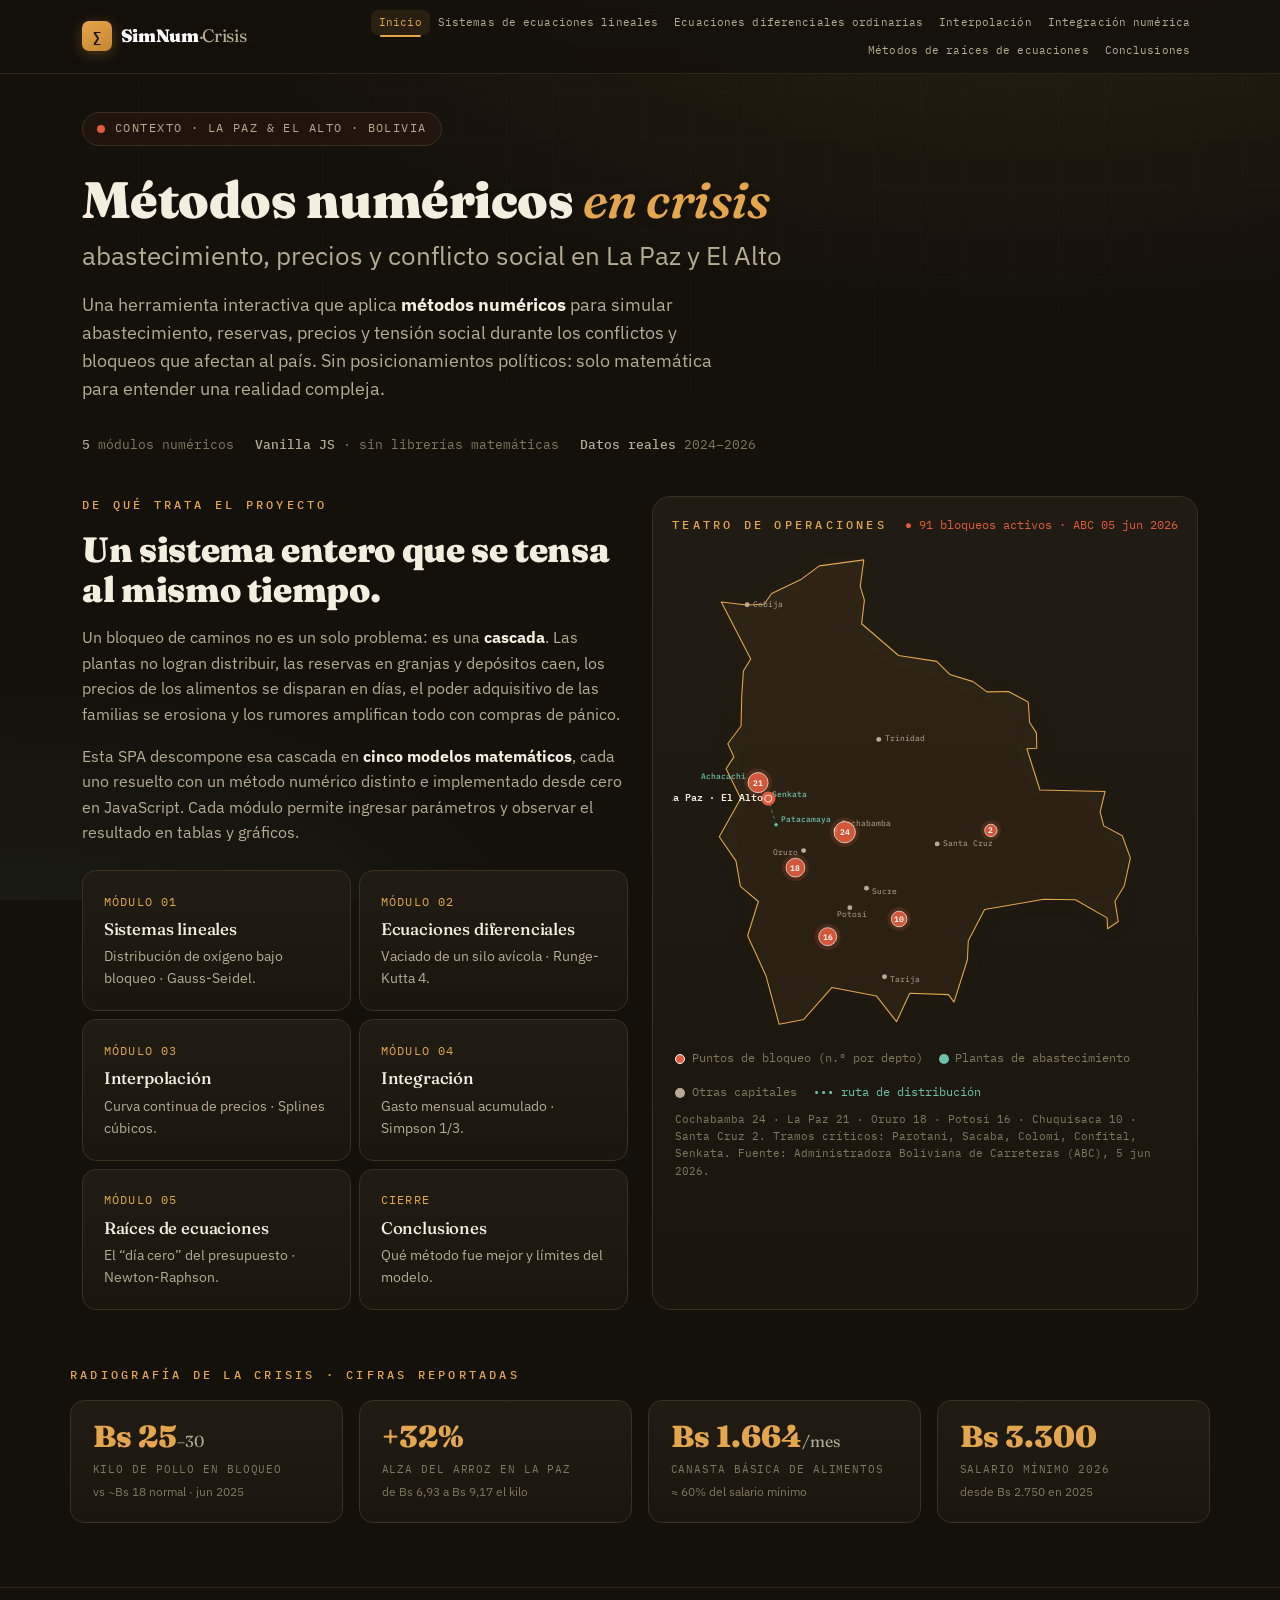
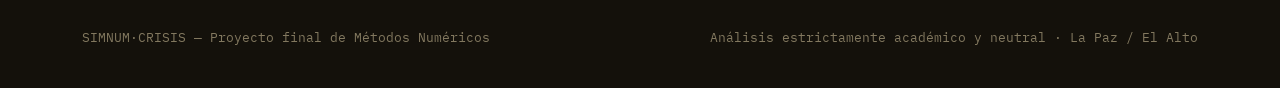
<file: index.html>
<!DOCTYPE html>
<html lang="es" data-bs-theme="dark">
<head>
<meta charset="UTF-8">
<meta name="viewport" content="width=device-width, initial-scale=1.0">
<title>Métodos numéricos en crisis · La Paz y El Alto</title>
<link href="https://cdn.jsdelivr.net/npm/bootstrap@5.3.3/dist/css/bootstrap.min.css" rel="stylesheet">
<link rel="preconnect" href="https://fonts.googleapis.com">
<link rel="preconnect" href="https://fonts.gstatic.com" crossorigin>
<link href="https://fonts.googleapis.com/css2?family=Fraunces:opsz,wght@9..144,400;9..144,600;9..144,900&family=IBM+Plex+Mono:wght@400;500;600&family=IBM+Plex+Sans:wght@400;500;600;700&display=swap" rel="stylesheet">
<link rel="stylesheet" href="styles.css">
</head>
<body>
<div class="bg-atmos"></div><div class="bg-grid"></div>
<nav class="navbar navbar-expand-lg fixed-top"><div class="container"><a class="navbar-brand d-flex align-items-center" href="index.html"><span class="brand-mark">&#8721;</span> SimNum<span class="dim" style="font-weight:400">&#183;Crisis</span></a><button class="navbar-toggler border-0" type="button" data-bs-toggle="collapse" data-bs-target="#nav"><span class="navbar-toggler-icon"></span></button><div class="collapse navbar-collapse justify-content-end" id="nav"><ul class="navbar-nav align-items-lg-center"><li class="nav-item"><a class="nav-link active" href="index.html">Inicio</a></li><li class="nav-item"><a class="nav-link" href="modulo1.html">Sistemas de ecuaciones lineales</a></li><li class="nav-item"><a class="nav-link" href="modulo2.html">Ecuaciones diferenciales ordinarias</a></li><li class="nav-item"><a class="nav-link" href="modulo3.html">Interpolaci&#243;n</a></li><li class="nav-item"><a class="nav-link" href="modulo4.html">Integraci&#243;n num&#233;rica</a></li><li class="nav-item"><a class="nav-link" href="modulo5.html">M&#233;todos de ra&#237;ces de ecuaciones</a></li><li class="nav-item"><a class="nav-link" href="conclusiones.html">Conclusiones</a></li></ul></div></div></nav>
<main>
<header class="hero">
    <div class="container">
      <div class="hero-tag"><span class="pulse"></span> CONTEXTO &#183; LA PAZ &amp; EL ALTO &#183; BOLIVIA</div>
      <h1 style="font-size:clamp(1.9rem,4.4vw,3.2rem);line-height:1.14">Métodos numéricos <span class="accent">en crisis</span><span style="display:block;font-size:.5em;font-weight:400;color:var(--text-dim);margin-top:.7rem;font-family:var(--font-body);letter-spacing:0">abastecimiento, precios y conflicto social en La Paz y El Alto</span></h1>
      <p class="lead-txt">Una herramienta interactiva que aplica <b style="color:var(--text)">m&#233;todos num&#233;ricos</b> para simular abastecimiento, reservas, precios y tensi&#243;n social durante los conflictos y bloqueos que afectan al pa&#237;s. Sin posicionamientos pol&#237;ticos: solo matem&#225;tica para entender una realidad compleja.</p>
      <div class="hero-meta">
        <span><b>5</b> m&#243;dulos num&#233;ricos</span>
        <span><b>Vanilla JS</b> &#183; sin librer&#237;as matem&#225;ticas</span>
        <span><b>Datos reales</b> 2024&#8211;2026</span>
      </div>
    </div>
  </header>

  <div class="container" style="padding-bottom:1rem">
    <div class="row g-4 align-items-stretch">
      <div class="col-lg-6">
        <div class="eyebrow mb-3">De qu&#233; trata el proyecto</div>
        <h2 style="font-size:clamp(1.6rem,3.4vw,2.2rem);font-weight:900;line-height:1.12;margin-bottom:1rem">Un sistema entero que se tensa al mismo tiempo.</h2>
        <p class="dim">Un bloqueo de caminos no es un solo problema: es una <b style="color:var(--text)">cascada</b>. Las plantas no logran distribuir, las reservas en granjas y dep&#243;sitos caen, los precios de los alimentos se disparan en d&#237;as, el poder adquisitivo de las familias se erosiona y los rumores amplifican todo con compras de p&#225;nico.</p>
        <p class="dim">Esta SPA descompone esa cascada en <b style="color:var(--text)">cinco modelos matem&#225;ticos</b>, cada uno resuelto con un m&#233;todo num&#233;rico distinto e implementado desde cero en JavaScript. Cada m&#243;dulo permite ingresar par&#225;metros y observar el resultado en tablas y gr&#225;ficos.</p>
        <div class="row g-2 mt-2">
          <div class="col-sm-6"><div class="method-card" onclick="location.href='modulo1.html'"><div class="mc-num">M&#211;DULO 01</div><h4>Sistemas lineales</h4><p>Distribuci&#243;n de ox&#237;geno bajo bloqueo &#183; Gauss-Seidel.</p></div></div>
          <div class="col-sm-6"><div class="method-card" onclick="location.href='modulo2.html'"><div class="mc-num">M&#211;DULO 02</div><h4>Ecuaciones diferenciales</h4><p>Vaciado de un silo av&#237;cola &#183; Runge-Kutta 4.</p></div></div>
          <div class="col-sm-6"><div class="method-card" onclick="location.href='modulo3.html'"><div class="mc-num">M&#211;DULO 03</div><h4>Interpolaci&#243;n</h4><p>Curva continua de precios &#183; Splines c&#250;bicos.</p></div></div>
          <div class="col-sm-6"><div class="method-card" onclick="location.href='modulo4.html'"><div class="mc-num">M&#211;DULO 04</div><h4>Integraci&#243;n</h4><p>Gasto mensual acumulado &#183; Simpson 1/3.</p></div></div>
          <div class="col-sm-6"><div class="method-card" onclick="location.href='modulo5.html'"><div class="mc-num">M&#211;DULO 05</div><h4>Ra&#237;ces de ecuaciones</h4><p>El &#8220;d&#237;a cero&#8221; del presupuesto &#183; Newton-Raphson.</p></div></div>
          <div class="col-sm-6"><div class="method-card" onclick="location.href='conclusiones.html'"><div class="mc-num">CIERRE</div><h4>Conclusiones</h4><p>Qu&#233; m&#233;todo fue mejor y l&#237;mites del modelo.</p></div></div>
        </div>
      </div>
      <div class="col-lg-6">
        <div class="map-card">
          <div class="d-flex justify-content-between align-items-center mb-2">
            <div class="eyebrow">Teatro de operaciones</div>
            <div class="mono" style="font-size:.72rem;color:var(--crisis)">● 91 bloqueos activos · ABC 05 jun 2026</div>
          </div>
          <svg viewBox="0 0 1000 1119" xmlns="http://www.w3.org/2000/svg" class="bolmap" preserveAspectRatio="xMidYMid meet" role="img" aria-label="Mapa de Bolivia"><g class="land-g"><path d="M553.1,1013.0 L466.3,1009.7 L436.7,1073.5 L391.9,1016.2 L292.4,996.9 L229.0,1068.5 L174.1,1079.4 L144.3,970.1 L103.4,881.2 L127.4,804.5 L87.4,770.9 L77.3,713.7 L40.0,659.8 L88.0,574.2 L55.3,507.6 L72.7,480.9 L59.1,451.5 L88.8,411.9 L90.3,344.5 L94.0,288.7 L110.4,261.9 L44.6,134.3 L101.2,141.0 L140.4,139.3 L157.3,115.3 L223.9,83.2 L264.0,53.4 L363.5,40.0 L355.4,99.4 L364.8,129.9 L358.6,183.0 L441.3,254.0 L526.5,267.1 L556.4,296.7 L607.8,312.5 L639.3,335.5 L687.2,334.7 L731.4,358.2 L734.7,404.0 L749.6,427.2 L750.6,461.4 L728.4,462.7 L757.6,555.0 L903.5,558.3 L892.3,604.1 L900.5,635.3 L942.0,657.6 L960.0,706.9 L946.5,769.3 L925.6,804.1 L933.0,849.3 L909.2,865.6 L907.9,841.2 L837.0,800.6 L766.4,799.5 L633.8,822.6 L597.3,892.4 L595.3,935.0 L565.4,1029.9 L553.1,1013.0 Z" class="bol-land"/></g><line x1="109.3" y1="538.5" x2="149.6" y2="574.2" class="route"/><line x1="147.3" y1="578.1" x2="149.6" y2="574.2" class="route"/><line x1="167.1" y1="632.8" x2="149.6" y2="574.2" class="route"/><circle cx="109.3" cy="538.5" r="5" class="plant-node"/><text x="99.3" y="531.5" class="plant-lbl" text-anchor="end">Achacachi</text><circle cx="147.3" cy="578.1" r="5" class="plant-node"/><text x="157.3" y="571.1" class="plant-lbl" text-anchor="start">Senkata</text><circle cx="167.1" cy="632.8" r="5" class="plant-node"/><text x="179.1" y="625.8" class="plant-lbl" text-anchor="start">Patacamaya</text><circle cx="149.6" cy="574.2" r="16" class="city-halo"/><circle cx="149.6" cy="574.2" r="8" class="city-major"/><text x="137.6" y="579.2" text-anchor="end" class="city-lbl-major">La Paz · El Alto</text><circle cx="527.7" cy="675.6" r="5.5" class="city-dot"/><text x="541.7" y="680.6" text-anchor="start" class="city-lbl">Santa Cruz</text><circle cx="301.0" cy="644.7" r="5.5" class="city-dot"/><text x="313.0" y="636.7" text-anchor="start" class="city-lbl">Cochabamba</text><circle cx="369.5" cy="774.7" r="5.5" class="city-dot"/><text x="381.5" y="788.7" text-anchor="start" class="city-lbl">Sucre</text><circle cx="228.7" cy="690.7" r="5.5" class="city-dot"/><text x="216.7" y="700.7" text-anchor="end" class="city-lbl">Oruro</text><circle cx="332.2" cy="818.3" r="5.5" class="city-dot"/><text x="336.2" y="838.3" text-anchor="middle" class="city-lbl">Potosí</text><circle cx="396.9" cy="441.8" r="5.5" class="city-dot"/><text x="410.9" y="445.8" text-anchor="start" class="city-lbl">Trinidad</text><circle cx="409.8" cy="972.9" r="5.5" class="city-dot"/><text x="421.8" y="984.9" text-anchor="start" class="city-lbl">Tarija</text><circle cx="102.4" cy="140.5" r="5.5" class="city-dot"/><text x="116.4" y="144.5" text-anchor="start" class="city-lbl">Cobija</text><g class="blk"><circle cx="320.8" cy="649.5" r="32.8" class="blk-glow"/><circle cx="320.8" cy="649.5" r="23.8" class="blk-disc"/><text x="320.8" y="649.5" class="blk-num">24</text></g><g class="blk"><circle cx="126.8" cy="538.5" r="31.5" class="blk-glow"/><circle cx="126.8" cy="538.5" r="22.5" class="blk-disc"/><text x="126.8" y="538.5" class="blk-num">21</text></g><g class="blk"><circle cx="210.5" cy="728.8" r="30.1" class="blk-glow"/><circle cx="210.5" cy="728.8" r="21.1" class="blk-disc"/><text x="210.5" y="728.8" class="blk-num">18</text></g><g class="blk"><circle cx="282.7" cy="883.3" r="29.2" class="blk-glow"/><circle cx="282.7" cy="883.3" r="20.2" class="blk-disc"/><text x="282.7" y="883.3" class="blk-num">16</text></g><g class="blk"><circle cx="442.5" cy="843.7" r="26.5" class="blk-glow"/><circle cx="442.5" cy="843.7" r="17.5" class="blk-disc"/><text x="442.5" y="843.7" class="blk-num">10</text></g><g class="blk"><circle cx="647.9" cy="645.5" r="22.9" class="blk-glow"/><circle cx="647.9" cy="645.5" r="13.9" class="blk-disc"/><text x="647.9" y="645.5" class="blk-num">2</text></g></svg>
          <div class="map-legend">
            <span><i style="background:var(--crisis);border:1.5px solid #fff"></i>Puntos de bloqueo (n.º por depto)</span>
            <span><i style="background:var(--teal)"></i>Plantas de abastecimiento</span>
            <span><i style="background:var(--text-dim)"></i>Otras capitales</span>
            <span style="color:var(--teal)">&#8226;&#8226;&#8226; ruta de distribuci&#243;n</span>
          </div>
          <p class="map-foot">Cochabamba 24 · La Paz 21 · Oruro 18 · Potosí 16 · Chuquisaca 10 · Santa Cruz 2. Tramos críticos: Parotani, Sacaba, Colomi, Confital, Senkata. Fuente: Administradora Boliviana de Carreteras (ABC), 5 jun 2026.</p>
        </div>
      </div>
    </div>
  </div>

  <div class="container section">
    <div class="eyebrow mb-3">Radiograf&#237;a de la crisis &#183; cifras reportadas</div>
    <div class="row g-3">
      <div class="col-6 col-lg-3"><div class="statcard"><div class="val">Bs 25<small>&#8211;30</small></div><div class="lbl">Kilo de pollo en bloqueo</div><div class="src">vs ~Bs 18 normal &#183; jun 2025</div></div></div>
      <div class="col-6 col-lg-3"><div class="statcard"><div class="val">+32%</div><div class="lbl">Alza del arroz en La Paz</div><div class="src">de Bs 6,93 a Bs 9,17 el kilo</div></div></div>
      <div class="col-6 col-lg-3"><div class="statcard"><div class="val">Bs 1.664<small>/mes</small></div><div class="lbl">Canasta b&#225;sica de alimentos</div><div class="src">&#8776; 60% del salario m&#237;nimo</div></div></div>
      <div class="col-6 col-lg-3"><div class="statcard"><div class="val">Bs 3.300</div><div class="lbl">Salario m&#237;nimo 2026</div><div class="src">desde Bs 2.750 en 2025</div></div></div>
    </div>
  </div>
</main>
<footer><div class="container d-flex flex-wrap justify-content-between gap-2"><span>SIMNUM&#183;CRISIS &#8212; Proyecto final de M&#233;todos Num&#233;ricos</span><span class="faint">An&#225;lisis estrictamente acad&#233;mico y neutral &#183; La Paz / El Alto</span></div></footer>
<script src="https://cdn.jsdelivr.net/npm/bootstrap@5.3.3/dist/js/bootstrap.bundle.min.js"></script>
</body>
</html>
</file>
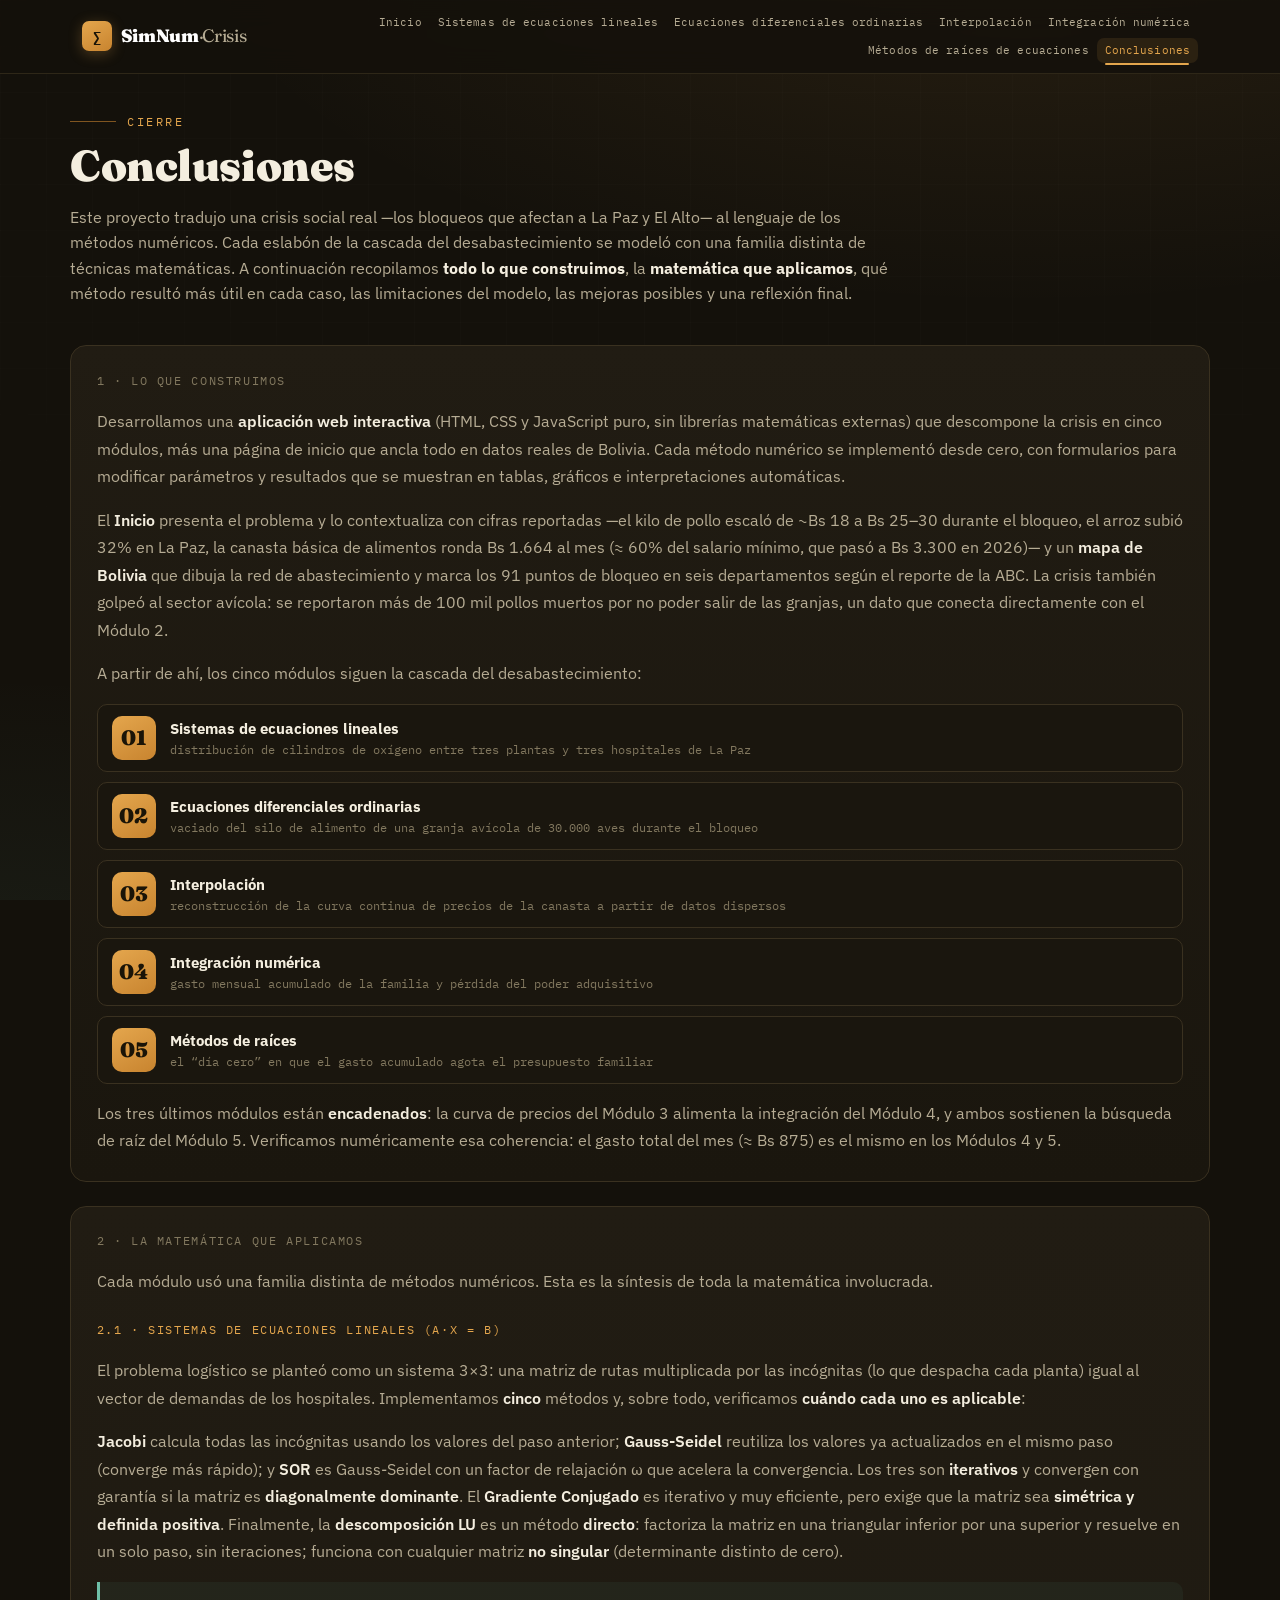
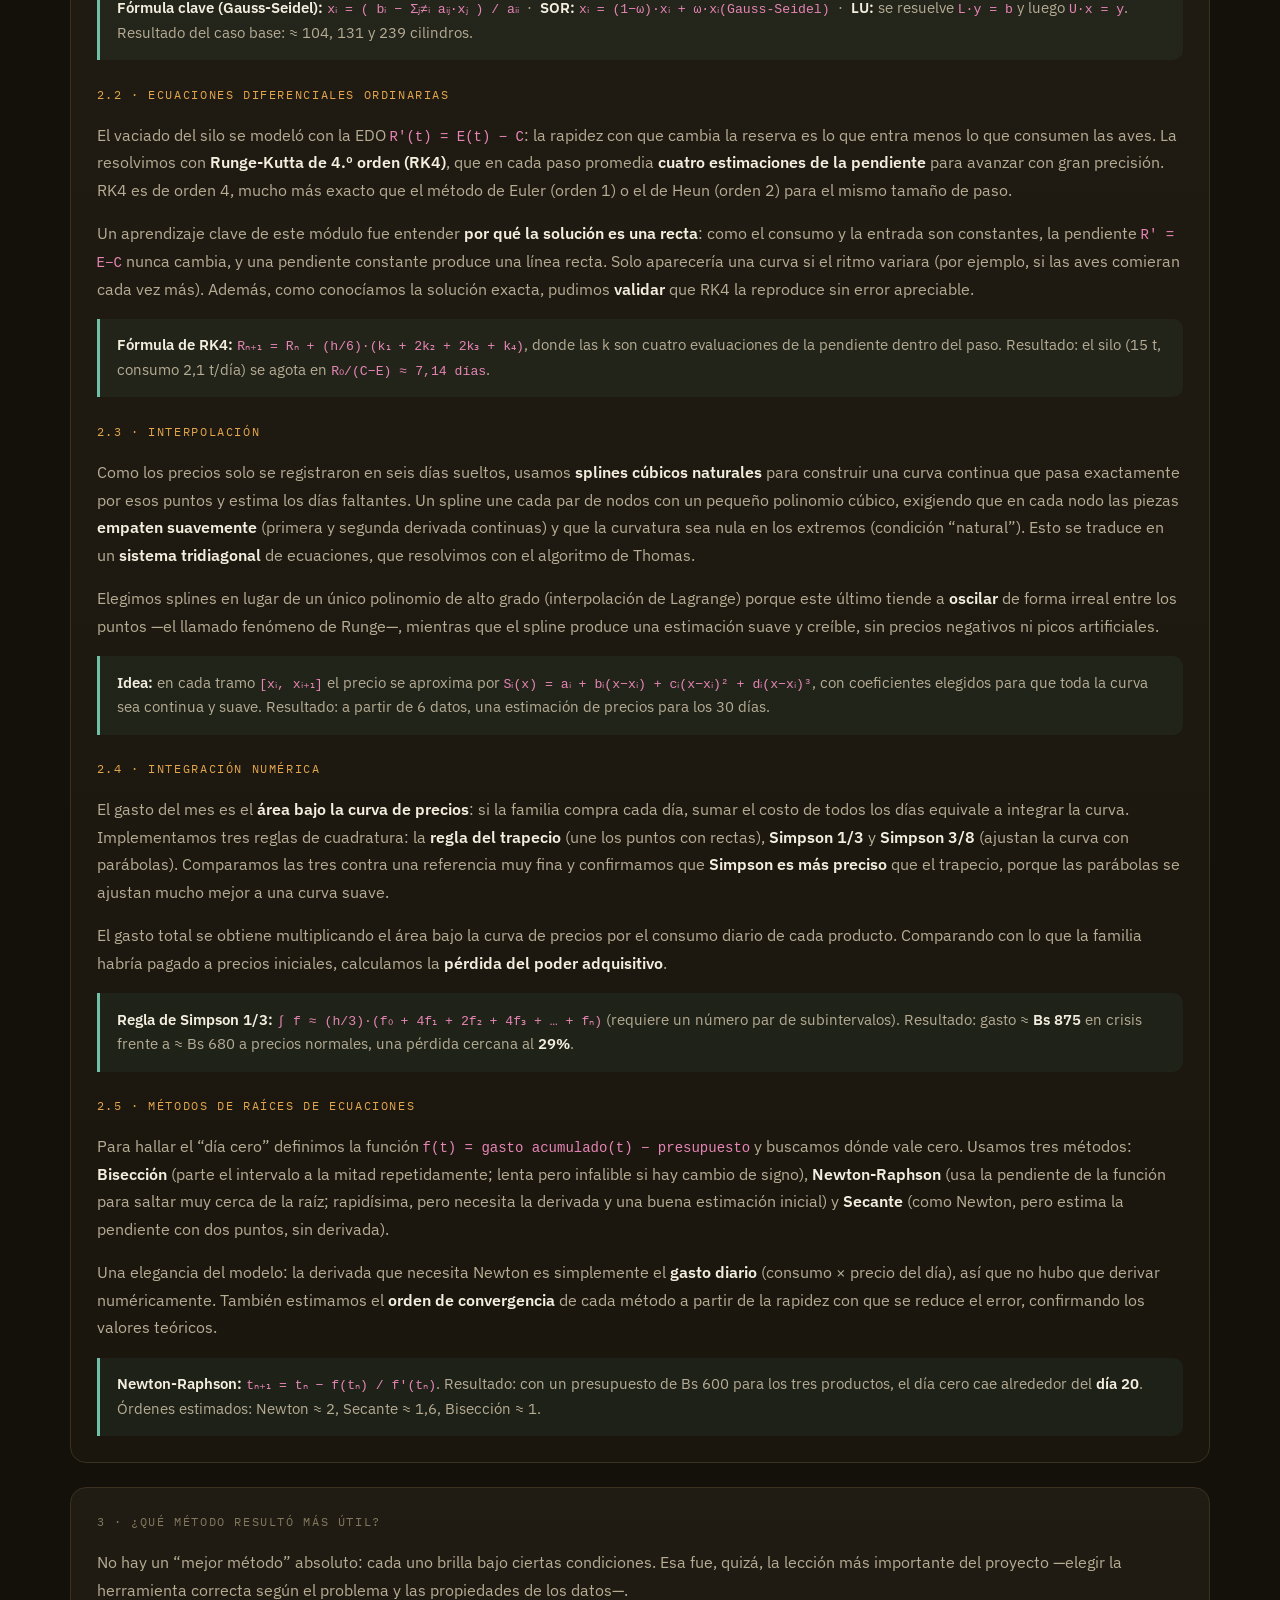
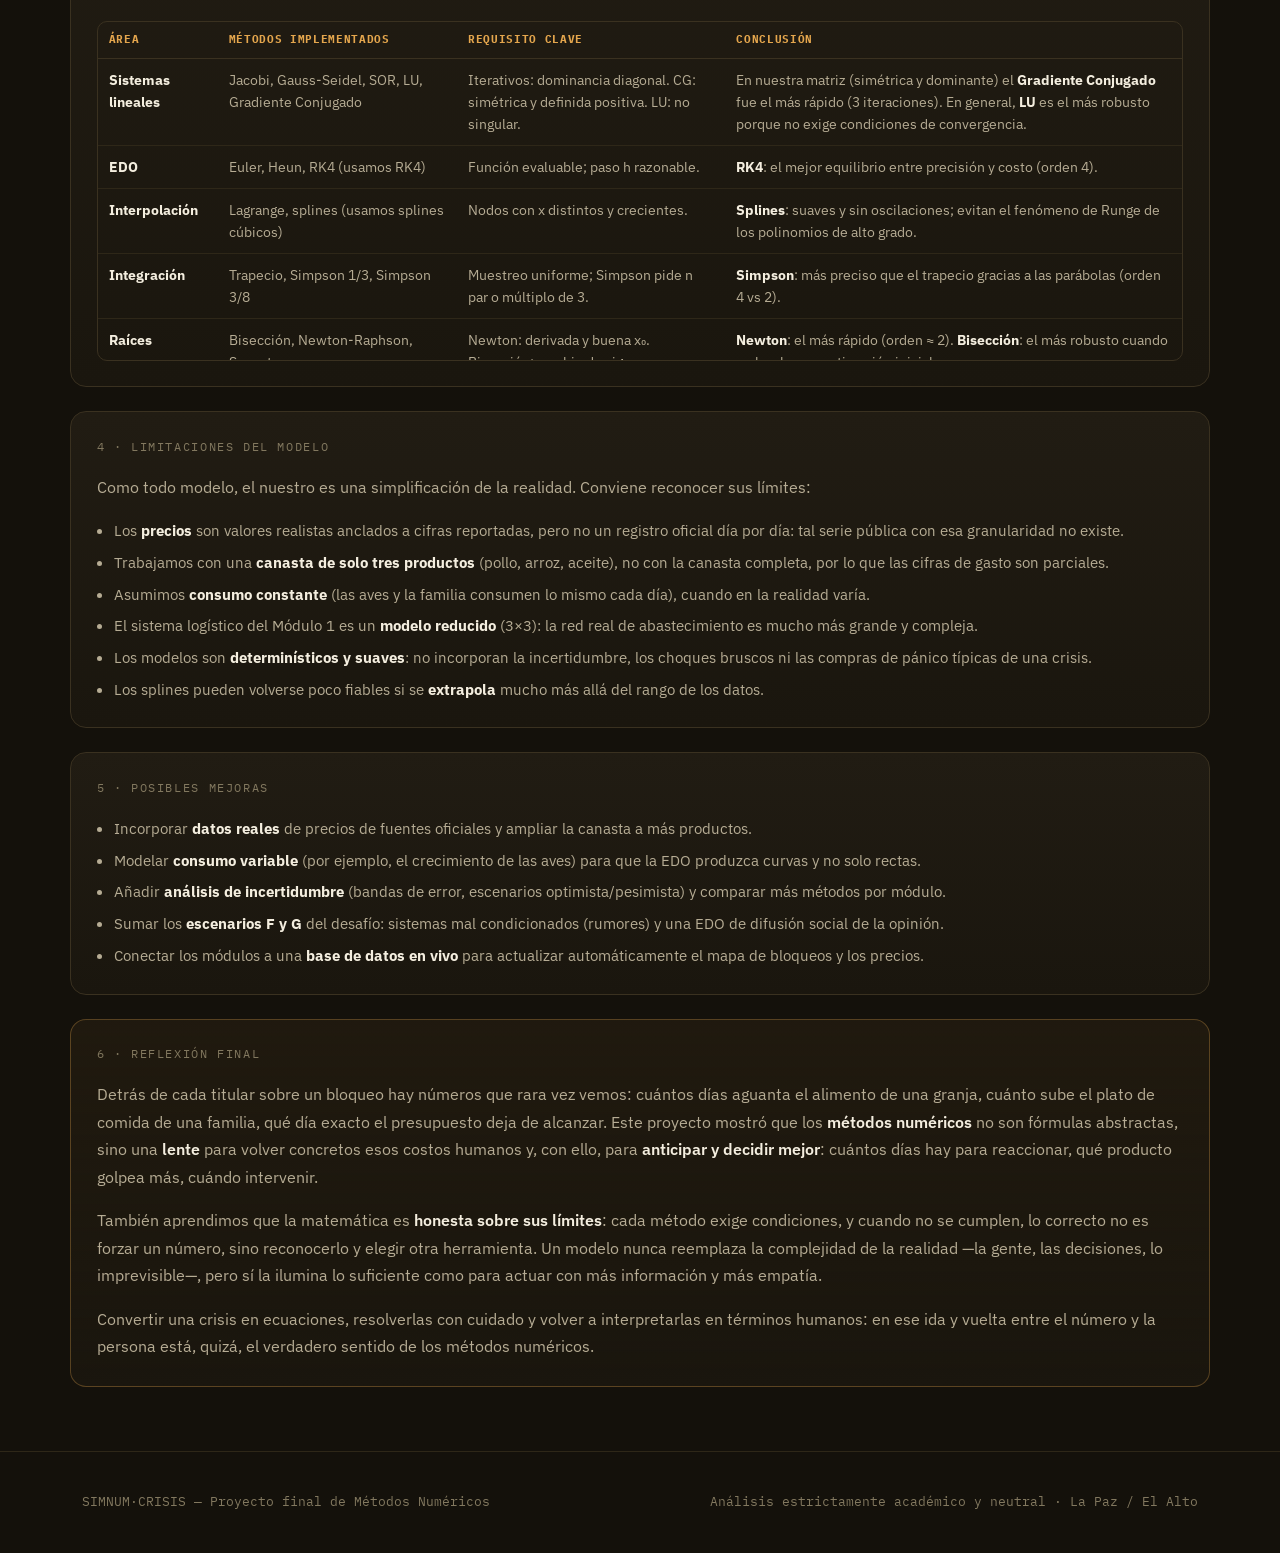
<file: conclusiones.html>
<!DOCTYPE html>
<html lang="es" data-bs-theme="dark">
<head>
<meta charset="UTF-8">
<meta name="viewport" content="width=device-width, initial-scale=1.0">
<title>Conclusiones · SimNum·Crisis</title>
<link href="https://cdn.jsdelivr.net/npm/bootstrap@5.3.3/dist/css/bootstrap.min.css" rel="stylesheet">
<link rel="preconnect" href="https://fonts.googleapis.com">
<link rel="preconnect" href="https://fonts.gstatic.com" crossorigin>
<link href="https://fonts.googleapis.com/css2?family=Fraunces:opsz,wght@9..144,400;9..144,600;9..144,900&family=IBM+Plex+Mono:wght@400;500;600&family=IBM+Plex+Sans:wght@400;500;600;700&display=swap" rel="stylesheet">
<link rel="stylesheet" href="styles.css">
</head>
<body>
<div class="bg-atmos"></div><div class="bg-grid"></div>
<nav class="navbar navbar-expand-lg fixed-top"><div class="container"><a class="navbar-brand d-flex align-items-center" href="index.html"><span class="brand-mark">&#8721;</span> SimNum<span class="dim" style="font-weight:400">&#183;Crisis</span></a><button class="navbar-toggler border-0" type="button" data-bs-toggle="collapse" data-bs-target="#nav"><span class="navbar-toggler-icon"></span></button><div class="collapse navbar-collapse justify-content-end" id="nav"><ul class="navbar-nav align-items-lg-center"><li class="nav-item"><a class="nav-link" href="index.html">Inicio</a></li><li class="nav-item"><a class="nav-link" href="modulo1.html">Sistemas de ecuaciones lineales</a></li><li class="nav-item"><a class="nav-link" href="modulo2.html">Ecuaciones diferenciales ordinarias</a></li><li class="nav-item"><a class="nav-link" href="modulo3.html">Interpolaci&#243;n</a></li><li class="nav-item"><a class="nav-link" href="modulo4.html">Integraci&#243;n num&#233;rica</a></li><li class="nav-item"><a class="nav-link" href="modulo5.html">M&#233;todos de ra&#237;ces de ecuaciones</a></li><li class="nav-item"><a class="nav-link active" href="conclusiones.html">Conclusiones</a></li></ul></div></div></nav>
<main class="subpage">
<div class="container section">
    <div class="section-head">
      <div class="modnum"><span class="ln"></span> CIERRE</div>
      <h2>Conclusiones</h2>
      <p class="dim" style="max-width:82ch">Este proyecto tradujo una crisis social real —los bloqueos que afectan a La Paz y El Alto— al lenguaje de los métodos numéricos. Cada eslabón de la cascada del desabastecimiento se modeló con una familia distinta de técnicas matemáticas. A continuación recopilamos <b style="color:var(--text)">todo lo que construimos</b>, la <b style="color:var(--text)">matemática que aplicamos</b>, qué método resultó más útil en cada caso, las limitaciones del modelo, las mejoras posibles y una reflexión final.</p>
    </div>

    <!-- ====== LO QUE CONSTRUIMOS ====== -->
    <div class="panel explain mb-4">
      <div class="panel-label">1 · Lo que construimos</div>
      <p class="plain">Desarrollamos una <b>aplicación web interactiva</b> (HTML, CSS y JavaScript puro, sin librerías matemáticas externas) que descompone la crisis en cinco módulos, más una página de inicio que ancla todo en datos reales de Bolivia. Cada método numérico se implementó desde cero, con formularios para modificar parámetros y resultados que se muestran en tablas, gráficos e interpretaciones automáticas.</p>
      <p class="plain">El <b>Inicio</b> presenta el problema y lo contextualiza con cifras reportadas —el kilo de pollo escaló de ~Bs 18 a Bs 25–30 durante el bloqueo, el arroz subió 32% en La Paz, la canasta básica de alimentos ronda Bs 1.664 al mes (≈ 60% del salario mínimo, que pasó a Bs 3.300 en 2026)— y un <b>mapa de Bolivia</b> que dibuja la red de abastecimiento y marca los 91 puntos de bloqueo en seis departamentos según el reporte de la ABC. La crisis también golpeó al sector avícola: se reportaron más de 100 mil pollos muertos por no poder salir de las granjas, un dato que conecta directamente con el Módulo 2.</p>
      <p class="plain mb-0">A partir de ahí, los cinco módulos siguen la cascada del desabastecimiento:</p>
      <div class="xi-list mt-3">
        <div class="xi-item"><span class="xi-chip">01</span><div><b>Sistemas de ecuaciones lineales</b><small>distribución de cilindros de oxígeno entre tres plantas y tres hospitales de La Paz</small></div></div>
        <div class="xi-item"><span class="xi-chip">02</span><div><b>Ecuaciones diferenciales ordinarias</b><small>vaciado del silo de alimento de una granja avícola de 30.000 aves durante el bloqueo</small></div></div>
        <div class="xi-item"><span class="xi-chip">03</span><div><b>Interpolación</b><small>reconstrucción de la curva continua de precios de la canasta a partir de datos dispersos</small></div></div>
        <div class="xi-item"><span class="xi-chip">04</span><div><b>Integración numérica</b><small>gasto mensual acumulado de la familia y pérdida del poder adquisitivo</small></div></div>
        <div class="xi-item"><span class="xi-chip">05</span><div><b>Métodos de raíces</b><small>el “día cero” en que el gasto acumulado agota el presupuesto familiar</small></div></div>
      </div>
      <p class="plain mt-3 mb-0">Los tres últimos módulos están <b>encadenados</b>: la curva de precios del Módulo 3 alimenta la integración del Módulo 4, y ambos sostienen la búsqueda de raíz del Módulo 5. Verificamos numéricamente esa coherencia: el gasto total del mes (≈ Bs 875) es el mismo en los Módulos 4 y 5.</p>
    </div>

    <!-- ====== LA MATEMATICA ====== -->
    <div class="panel explain mb-4">
      <div class="panel-label">2 · La matemática que aplicamos</div>
      <p class="plain">Cada módulo usó una familia distinta de métodos numéricos. Esta es la síntesis de toda la matemática involucrada.</p>

      <div class="panel-label" style="margin-top:1.6rem;color:var(--ochre)">2.1 · Sistemas de ecuaciones lineales (A·x = b)</div>
      <p class="plain">El problema logístico se planteó como un sistema 3×3: una matriz de rutas multiplicada por las incógnitas (lo que despacha cada planta) igual al vector de demandas de los hospitales. Implementamos <b>cinco</b> métodos y, sobre todo, verificamos <b>cuándo cada uno es aplicable</b>:</p>
      <p class="plain"><b>Jacobi</b> calcula todas las incógnitas usando los valores del paso anterior; <b>Gauss-Seidel</b> reutiliza los valores ya actualizados en el mismo paso (converge más rápido); y <b>SOR</b> es Gauss-Seidel con un factor de relajación ω que acelera la convergencia. Los tres son <b>iterativos</b> y convergen con garantía si la matriz es <b>diagonalmente dominante</b>. El <b>Gradiente Conjugado</b> es iterativo y muy eficiente, pero exige que la matriz sea <b>simétrica y definida positiva</b>. Finalmente, la <b>descomposición LU</b> es un método <b>directo</b>: factoriza la matriz en una triangular inferior por una superior y resuelve en un solo paso, sin iteraciones; funciona con cualquier matriz <b>no singular</b> (determinante distinto de cero).</p>
      <div class="concept-box"><b>Fórmula clave (Gauss-Seidel):</b> <code>xᵢ = ( bᵢ − Σⱼ≠ᵢ aᵢⱼ·xⱼ ) / aᵢᵢ</code> &nbsp;·&nbsp; <b>SOR:</b> <code>xᵢ = (1−ω)·xᵢ + ω·xᵢ(Gauss-Seidel)</code> &nbsp;·&nbsp; <b>LU:</b> se resuelve <code>L·y = b</code> y luego <code>U·x = y</code>. Resultado del caso base: ≈ 104, 131 y 239 cilindros.</div>

      <div class="panel-label" style="margin-top:1.6rem;color:var(--ochre)">2.2 · Ecuaciones diferenciales ordinarias</div>
      <p class="plain">El vaciado del silo se modeló con la EDO <code>R′(t) = E(t) − C</code>: la rapidez con que cambia la reserva es lo que entra menos lo que consumen las aves. La resolvimos con <b>Runge-Kutta de 4.º orden (RK4)</b>, que en cada paso promedia <b>cuatro estimaciones de la pendiente</b> para avanzar con gran precisión. RK4 es de orden 4, mucho más exacto que el método de Euler (orden 1) o el de Heun (orden 2) para el mismo tamaño de paso.</p>
      <p class="plain">Un aprendizaje clave de este módulo fue entender <b>por qué la solución es una recta</b>: como el consumo y la entrada son constantes, la pendiente <code>R′ = E−C</code> nunca cambia, y una pendiente constante produce una línea recta. Solo aparecería una curva si el ritmo variara (por ejemplo, si las aves comieran cada vez más). Además, como conocíamos la solución exacta, pudimos <b>validar</b> que RK4 la reproduce sin error apreciable.</p>
      <div class="concept-box"><b>Fórmula de RK4:</b> <code>Rₙ₊₁ = Rₙ + (h/6)·(k₁ + 2k₂ + 2k₃ + k₄)</code>, donde las k son cuatro evaluaciones de la pendiente dentro del paso. Resultado: el silo (15 t, consumo 2,1 t/día) se agota en <code>R₀/(C−E) ≈ 7,14 días</code>.</div>

      <div class="panel-label" style="margin-top:1.6rem;color:var(--ochre)">2.3 · Interpolación</div>
      <p class="plain">Como los precios solo se registraron en seis días sueltos, usamos <b>splines cúbicos naturales</b> para construir una curva continua que pasa exactamente por esos puntos y estima los días faltantes. Un spline une cada par de nodos con un pequeño polinomio cúbico, exigiendo que en cada nodo las piezas <b>empaten suavemente</b> (primera y segunda derivada continuas) y que la curvatura sea nula en los extremos (condición “natural”). Esto se traduce en un <b>sistema tridiagonal</b> de ecuaciones, que resolvimos con el algoritmo de Thomas.</p>
      <p class="plain">Elegimos splines en lugar de un único polinomio de alto grado (interpolación de Lagrange) porque este último tiende a <b>oscilar</b> de forma irreal entre los puntos —el llamado fenómeno de Runge—, mientras que el spline produce una estimación suave y creíble, sin precios negativos ni picos artificiales.</p>
      <div class="concept-box"><b>Idea:</b> en cada tramo <code>[xᵢ, xᵢ₊₁]</code> el precio se aproxima por <code>Sᵢ(x) = aᵢ + bᵢ(x−xᵢ) + cᵢ(x−xᵢ)² + dᵢ(x−xᵢ)³</code>, con coeficientes elegidos para que toda la curva sea continua y suave. Resultado: a partir de 6 datos, una estimación de precios para los 30 días.</div>

      <div class="panel-label" style="margin-top:1.6rem;color:var(--ochre)">2.4 · Integración numérica</div>
      <p class="plain">El gasto del mes es el <b>área bajo la curva de precios</b>: si la familia compra cada día, sumar el costo de todos los días equivale a integrar la curva. Implementamos tres reglas de cuadratura: la <b>regla del trapecio</b> (une los puntos con rectas), <b>Simpson 1/3</b> y <b>Simpson 3/8</b> (ajustan la curva con parábolas). Comparamos las tres contra una referencia muy fina y confirmamos que <b>Simpson es más preciso</b> que el trapecio, porque las parábolas se ajustan mucho mejor a una curva suave.</p>
      <p class="plain">El gasto total se obtiene multiplicando el área bajo la curva de precios por el consumo diario de cada producto. Comparando con lo que la familia habría pagado a precios iniciales, calculamos la <b>pérdida del poder adquisitivo</b>.</p>
      <div class="concept-box"><b>Regla de Simpson 1/3:</b> <code>∫ f ≈ (h/3)·(f₀ + 4f₁ + 2f₂ + 4f₃ + … + fₙ)</code> (requiere un número par de subintervalos). Resultado: gasto ≈ <b>Bs 875</b> en crisis frente a ≈ Bs 680 a precios normales, una pérdida cercana al <b>29%</b>.</div>

      <div class="panel-label" style="margin-top:1.6rem;color:var(--ochre)">2.5 · Métodos de raíces de ecuaciones</div>
      <p class="plain">Para hallar el “día cero” definimos la función <code>f(t) = gasto acumulado(t) − presupuesto</code> y buscamos dónde vale cero. Usamos tres métodos: <b>Bisección</b> (parte el intervalo a la mitad repetidamente; lenta pero infalible si hay cambio de signo), <b>Newton-Raphson</b> (usa la pendiente de la función para saltar muy cerca de la raíz; rapidísima, pero necesita la derivada y una buena estimación inicial) y <b>Secante</b> (como Newton, pero estima la pendiente con dos puntos, sin derivada).</p>
      <p class="plain">Una elegancia del modelo: la derivada que necesita Newton es simplemente el <b>gasto diario</b> (consumo × precio del día), así que no hubo que derivar numéricamente. También estimamos el <b>orden de convergencia</b> de cada método a partir de la rapidez con que se reduce el error, confirmando los valores teóricos.</p>
      <div class="concept-box"><b>Newton-Raphson:</b> <code>tₙ₊₁ = tₙ − f(tₙ) / f′(tₙ)</code>. Resultado: con un presupuesto de Bs 600 para los tres productos, el día cero cae alrededor del <b>día 20</b>. Órdenes estimados: Newton ≈ 2, Secante ≈ 1,6, Bisección ≈ 1.</div>
    </div>

    <!-- ====== QUE METODO FUE MEJOR ====== -->
    <div class="panel explain mb-4">
      <div class="panel-label">3 · ¿Qué método resultó más útil?</div>
      <p class="plain">No hay un “mejor método” absoluto: cada uno brilla bajo ciertas condiciones. Esa fue, quizá, la lección más importante del proyecto —elegir la herramienta correcta según el problema y las propiedades de los datos—.</p>
      <div class="tbl-scroll" style="margin-top:1rem"><table class="ctab">
        <thead><tr><th>Área</th><th>Métodos implementados</th><th>Requisito clave</th><th>Conclusión</th></tr></thead>
        <tbody>
        <tr><td><b>Sistemas lineales</b></td><td>Jacobi, Gauss-Seidel, SOR, LU, Gradiente Conjugado</td><td>Iterativos: dominancia diagonal. CG: simétrica y definida positiva. LU: no singular.</td><td>En nuestra matriz (simétrica y dominante) el <b>Gradiente Conjugado</b> fue el más rápido (3 iteraciones). En general, <b>LU</b> es el más robusto porque no exige condiciones de convergencia.</td></tr>
        <tr><td><b>EDO</b></td><td>Euler, Heun, RK4 (usamos RK4)</td><td>Función evaluable; paso h razonable.</td><td><b>RK4</b>: el mejor equilibrio entre precisión y costo (orden 4).</td></tr>
        <tr><td><b>Interpolación</b></td><td>Lagrange, splines (usamos splines cúbicos)</td><td>Nodos con x distintos y crecientes.</td><td><b>Splines</b>: suaves y sin oscilaciones; evitan el fenómeno de Runge de los polinomios de alto grado.</td></tr>
        <tr><td><b>Integración</b></td><td>Trapecio, Simpson 1/3, Simpson 3/8</td><td>Muestreo uniforme; Simpson pide n par o múltiplo de 3.</td><td><b>Simpson</b>: más preciso que el trapecio gracias a las parábolas (orden 4 vs 2).</td></tr>
        <tr><td><b>Raíces</b></td><td>Bisección, Newton-Raphson, Secante</td><td>Newton: derivada y buena x₀. Bisección: cambio de signo.</td><td><b>Newton</b>: el más rápido (orden ≈ 2). <b>Bisección</b>: el más robusto cuando no hay buena estimación inicial.</td></tr>
        </tbody>
      </table></div>
    </div>

    <!-- ====== LIMITACIONES ====== -->
    <div class="panel explain mb-4">
      <div class="panel-label">4 · Limitaciones del modelo</div>
      <p class="plain">Como todo modelo, el nuestro es una simplificación de la realidad. Conviene reconocer sus límites:</p>
      <ul class="know-ul" style="font-size:.96rem;line-height:1.7">
        <li>Los <b>precios</b> son valores realistas anclados a cifras reportadas, pero no un registro oficial día por día: tal serie pública con esa granularidad no existe.</li>
        <li>Trabajamos con una <b>canasta de solo tres productos</b> (pollo, arroz, aceite), no con la canasta completa, por lo que las cifras de gasto son parciales.</li>
        <li>Asumimos <b>consumo constante</b> (las aves y la familia consumen lo mismo cada día), cuando en la realidad varía.</li>
        <li>El sistema logístico del Módulo 1 es un <b>modelo reducido</b> (3×3): la red real de abastecimiento es mucho más grande y compleja.</li>
        <li>Los modelos son <b>determinísticos y suaves</b>: no incorporan la incertidumbre, los choques bruscos ni las compras de pánico típicas de una crisis.</li>
        <li>Los splines pueden volverse poco fiables si se <b>extrapola</b> mucho más allá del rango de los datos.</li>
      </ul>
    </div>

    <!-- ====== MEJORAS ====== -->
    <div class="panel explain mb-4">
      <div class="panel-label">5 · Posibles mejoras</div>
      <ul class="know-ul" style="font-size:.96rem;line-height:1.7">
        <li>Incorporar <b>datos reales</b> de precios de fuentes oficiales y ampliar la canasta a más productos.</li>
        <li>Modelar <b>consumo variable</b> (por ejemplo, el crecimiento de las aves) para que la EDO produzca curvas y no solo rectas.</li>
        <li>Añadir <b>análisis de incertidumbre</b> (bandas de error, escenarios optimista/pesimista) y comparar más métodos por módulo.</li>
        <li>Sumar los <b>escenarios F y G</b> del desafío: sistemas mal condicionados (rumores) y una EDO de difusión social de la opinión.</li>
        <li>Conectar los módulos a una <b>base de datos en vivo</b> para actualizar automáticamente el mapa de bloqueos y los precios.</li>
      </ul>
    </div>

    <!-- ====== REFLEXION ====== -->
    <div class="panel conclusion-card">
      <div class="panel-label">6 · Reflexión final</div>
      <p class="plain">Detrás de cada titular sobre un bloqueo hay números que rara vez vemos: cuántos días aguanta el alimento de una granja, cuánto sube el plato de comida de una familia, qué día exacto el presupuesto deja de alcanzar. Este proyecto mostró que los <b>métodos numéricos</b> no son fórmulas abstractas, sino una <b>lente</b> para volver concretos esos costos humanos y, con ello, para <b>anticipar y decidir mejor</b>: cuántos días hay para reaccionar, qué producto golpea más, cuándo intervenir.</p>
      <p class="plain">También aprendimos que la matemática es <b>honesta sobre sus límites</b>: cada método exige condiciones, y cuando no se cumplen, lo correcto no es forzar un número, sino reconocerlo y elegir otra herramienta. Un modelo nunca reemplaza la complejidad de la realidad —la gente, las decisiones, lo imprevisible—, pero sí la ilumina lo suficiente como para actuar con más información y más empatía.</p>
      <p class="plain mb-0">Convertir una crisis en ecuaciones, resolverlas con cuidado y volver a interpretarlas en términos humanos: en ese ida y vuelta entre el número y la persona está, quizá, el verdadero sentido de los métodos numéricos.</p>
    </div>
  </div>
</main>
<footer><div class="container d-flex flex-wrap justify-content-between gap-2"><span>SIMNUM&#183;CRISIS &#8212; Proyecto final de M&#233;todos Num&#233;ricos</span><span class="faint">An&#225;lisis estrictamente acad&#233;mico y neutral &#183; La Paz / El Alto</span></div></footer>
<script src="https://cdn.jsdelivr.net/npm/bootstrap@5.3.3/dist/js/bootstrap.bundle.min.js"></script>
</body>
</html>
</file>
<file: styles.css>
:root{
  --ink:#14110B;--ink-2:#1A160E;--surface:#211C13;--surface-2:#2A2418;
  --line:#3A3120;--line-soft:#2E2718;--text:#F4EEDF;--text-dim:#B6AC94;--text-faint:#82785F;
  --ochre:#E4A64D;--ochre-deep:#C8842F;--teal:#6FC0A8;--crisis:#E05C3C;--blue:#7FA8D6;
  --font-display:'Fraunces',Georgia,serif;--font-body:'IBM Plex Sans',system-ui,sans-serif;--font-mono:'IBM Plex Mono',ui-monospace,monospace;
}
*{box-sizing:border-box}
html{scroll-behavior:smooth}
body{background:var(--ink);color:var(--text);font-family:var(--font-body);font-size:16px;line-height:1.6;overflow-x:hidden;-webkit-font-smoothing:antialiased}
.bg-atmos{position:fixed;inset:0;z-index:-2;pointer-events:none;background:radial-gradient(120% 80% at 80% -10%,rgba(228,166,77,.10),transparent 55%),radial-gradient(90% 70% at 0% 110%,rgba(111,192,168,.07),transparent 50%),var(--ink)}
.bg-grid{position:fixed;inset:0;z-index:-1;pointer-events:none;opacity:.5;background-image:linear-gradient(rgba(255,255,255,.022) 1px,transparent 1px),linear-gradient(90deg,rgba(255,255,255,.022) 1px,transparent 1px);background-size:46px 46px;mask-image:radial-gradient(120% 100% at 50% 0%,#000 40%,transparent 90%)}
h1,h2,h3,h4{font-family:var(--font-display);letter-spacing:-.01em;color:var(--text)}
.eyebrow{font-family:var(--font-mono);font-size:.72rem;font-weight:500;letter-spacing:.28em;text-transform:uppercase;color:var(--ochre)}
.mono{font-family:var(--font-mono)} .dim{color:var(--text-dim)} .faint{color:var(--text-faint)}

/* navbar / tabs */
.navbar{background:rgba(20,17,11,.86);backdrop-filter:blur(14px);border-bottom:1px solid var(--line-soft);padding:.6rem 0}
.navbar-brand{font-family:var(--font-display);font-weight:900;font-size:1.12rem;letter-spacing:-.02em}
.brand-mark{display:inline-flex;align-items:center;justify-content:center;width:30px;height:30px;margin-right:.55rem;border-radius:7px;background:linear-gradient(150deg,var(--ochre),var(--ochre-deep));color:#1a1407;font-family:var(--font-mono);font-weight:600;font-size:.85rem;box-shadow:0 3px 14px rgba(228,166,77,.28)}
.navbar-nav{flex-wrap:wrap;row-gap:.2rem;justify-content:flex-end}
.navbar .nav-link{font-family:var(--font-mono);font-size:.71rem;line-height:1.25;letter-spacing:.01em;color:var(--text-dim);padding:.34rem .55rem;border-radius:7px;transition:.18s;cursor:pointer;position:relative}
.navbar .nav-link:hover{color:var(--text);background:rgba(255,255,255,.04)}
.navbar .nav-link.active{color:var(--ochre);background:rgba(228,166,77,.10)}
.navbar .nav-link.active::after{content:"";position:absolute;left:.55rem;right:.55rem;bottom:-2px;height:2px;background:var(--ochre);border-radius:2px}

/* views */
.view{display:none}
.view.active{display:block;animation:fade .45s ease}
@keyframes fade{from{opacity:0;transform:translateY(10px)}to{opacity:1;transform:none}}

/* hero */
.hero{padding:7rem 0 2.5rem}
.hero-tag{display:inline-flex;align-items:center;gap:.6rem;margin-bottom:1.6rem;padding:.4rem .9rem;border:1px solid var(--line);border-radius:100px;font-family:var(--font-mono);font-size:.74rem;letter-spacing:.12em;color:var(--text-dim);background:rgba(224,92,60,.06)}
.hero-tag .pulse{width:8px;height:8px;border-radius:50%;background:var(--crisis);animation:pulse 2.2s infinite}
@keyframes pulse{0%{box-shadow:0 0 0 0 rgba(224,92,60,.55)}70%{box-shadow:0 0 0 11px rgba(224,92,60,0)}100%{box-shadow:0 0 0 0 rgba(224,92,60,0)}}
.hero h1{font-size:clamp(2.4rem,5.6vw,4.3rem);font-weight:900;line-height:1.03;margin-bottom:1.3rem}
.hero h1 .accent{color:var(--ochre);font-style:italic;font-weight:600}
.hero .lead-txt{font-size:1.1rem;color:var(--text-dim);max-width:60ch}
.hero-meta{display:flex;flex-wrap:wrap;gap:1.3rem;margin-top:2rem;font-family:var(--font-mono);font-size:.8rem;color:var(--text-faint)}
.hero-meta span b{color:var(--text-dim);font-weight:500}

/* map */
.map-card{background:linear-gradient(180deg,var(--surface),var(--ink-2));border:1px solid var(--line);border-radius:18px;padding:1.2rem 1.2rem .8rem;height:100%}
.bolmap{width:100%;height:auto;max-height:500px;display:block}
.land-g{filter:drop-shadow(0 0 22px rgba(228,166,77,.12))}
.bol-land{fill:rgba(228,166,77,.06);stroke:var(--ochre);stroke-width:2.4;stroke-linejoin:round}
.route{stroke:var(--teal);stroke-width:2;stroke-dasharray:7 7;opacity:.65;animation:dash 16s linear infinite}
@keyframes dash{to{stroke-dashoffset:-260}}
.plant-node{fill:var(--teal);stroke:var(--ink);stroke-width:2}
.plant-lbl{fill:var(--teal);font-family:var(--font-mono);font-size:17px;font-weight:500}
.city-dot{fill:var(--text-dim)}
.city-major{fill:var(--crisis);stroke:#fff;stroke-width:2}
.city-halo{fill:var(--crisis);animation:halo 2.6s ease-in-out infinite}
@keyframes halo{0%,100%{opacity:.10}50%{opacity:.30}}
.city-lbl{fill:var(--text-dim);font-family:var(--font-mono);font-size:18px}
.city-lbl-major{fill:var(--text);font-family:var(--font-mono);font-size:22px;font-weight:600}
.map-legend{display:flex;flex-wrap:wrap;gap:1rem;font-family:var(--font-mono);font-size:.72rem;color:var(--text-faint);padding:.4rem .2rem 0}
.map-legend i{display:inline-block;width:10px;height:10px;border-radius:50%;margin-right:.4rem;vertical-align:middle}

/* statcards */
.statcard{border:1px solid var(--line);border-radius:14px;padding:1.25rem 1.35rem;height:100%;background:linear-gradient(180deg,var(--surface),var(--ink-2));transition:.22s}
.statcard:hover{border-color:var(--ochre-deep);transform:translateY(-3px)}
.statcard .val{font-family:var(--font-display);font-weight:900;font-size:1.9rem;line-height:1;color:var(--ochre)}
.statcard .val small{font-size:1rem;color:var(--text-dim);font-weight:400}
.statcard .lbl{font-family:var(--font-mono);font-size:.7rem;letter-spacing:.08em;text-transform:uppercase;color:var(--text-faint);margin-top:.55rem}
.statcard .src{font-size:.73rem;color:var(--text-faint);margin-top:.3rem}

/* method overview */
.method-card{border:1px solid var(--line);border-radius:14px;padding:1.3rem;height:100%;background:linear-gradient(180deg,var(--surface),var(--ink-2));transition:.2s;cursor:pointer}
.method-card:hover{border-color:var(--ochre);transform:translateY(-3px)}
.method-card .mc-num{font-family:var(--font-mono);font-size:.75rem;color:var(--ochre);letter-spacing:.1em}
.method-card h4{font-size:1.05rem;margin:.5rem 0 .4rem}
.method-card p{font-size:.86rem;color:var(--text-dim);margin:0}

/* section */
.section{padding:2.5rem 0 4rem}
.section-head{margin-bottom:2.4rem}
.section-head h2{font-size:clamp(1.9rem,4vw,2.7rem);font-weight:900;margin:.5rem 0 .8rem}
.modnum{font-family:var(--font-mono);font-size:.78rem;letter-spacing:.2em;color:var(--ochre);display:flex;align-items:center;gap:.7rem}
.modnum .ln{height:1px;width:46px;background:var(--ochre-deep);opacity:.6}

/* panels */
.panel{background:linear-gradient(180deg,var(--surface),var(--ink-2));border:1px solid var(--line);border-radius:16px;padding:1.6rem}
.panel h4{font-size:1.1rem;margin-bottom:.2rem}
.panel-label{font-family:var(--font-mono);font-size:.72rem;letter-spacing:.14em;text-transform:uppercase;color:var(--text-faint);margin-bottom:1.1rem}
.algo-note{font-size:.92rem;color:var(--text-dim);border-left:2px solid var(--ochre-deep);padding:.2rem 0 .2rem 1rem;margin-bottom:1.2rem}
.algo-note code{color:var(--ochre);background:rgba(228,166,77,.08);padding:.05rem .35rem;border-radius:4px}

/* matrix inputs */
.matrix-wrap{display:flex;align-items:stretch;gap:1.1rem;flex-wrap:wrap}
.matrix-grid{display:grid;grid-template-columns:repeat(3,1fr);gap:.5rem}
.bvec-grid{display:grid;grid-template-columns:1fr;gap:.5rem}
.cell-lbl{font-family:var(--font-mono);font-size:.68rem;color:var(--text-faint);letter-spacing:.06em}
.num-in{width:100%;background:var(--ink);border:1px solid var(--line);color:var(--text);font-family:var(--font-mono);font-size:.95rem;text-align:center;border-radius:8px;padding:.5rem .3rem;transition:.15s}
.num-in:focus{outline:none;border-color:var(--ochre);box-shadow:0 0 0 3px rgba(228,166,77,.15);background:#171309}
.brace{display:flex;align-items:center;font-size:2.6rem;color:var(--text-faint);font-family:var(--font-display)}
.eq-sign{display:flex;align-items:center;font-family:var(--font-mono);font-size:1.4rem;color:var(--ochre)}
.dom-badge{display:inline-flex;align-items:center;gap:.5rem;font-family:var(--font-mono);font-size:.78rem;padding:.4rem .8rem;border-radius:8px;border:1px solid var(--line)}
.dom-ok{color:var(--teal);border-color:rgba(111,192,168,.4);background:rgba(111,192,168,.07)}
.dom-bad{color:var(--crisis);border-color:rgba(224,92,60,.4);background:rgba(224,92,60,.07)}
.dot{width:8px;height:8px;border-radius:50%}
.btn-calc{background:linear-gradient(150deg,var(--ochre),var(--ochre-deep));color:#1a1407;border:none;font-family:var(--font-mono);font-weight:600;letter-spacing:.05em;font-size:.85rem;padding:.7rem 1.6rem;border-radius:9px;transition:.18s}
.btn-calc:hover{filter:brightness(1.08);transform:translateY(-2px);box-shadow:0 8px 22px rgba(228,166,77,.25);color:#1a1407}
.btn-ghost{background:transparent;border:1px solid var(--line);color:var(--text-dim);font-family:var(--font-mono);font-size:.8rem;padding:.6rem 1.1rem;border-radius:9px;transition:.18s;cursor:pointer}
.btn-ghost:hover{border-color:var(--crisis);color:var(--crisis)}
.res-x{display:flex;flex-direction:column;gap:.7rem}
.x-row{display:flex;align-items:center;justify-content:space-between;padding:.8rem 1rem;border:1px solid var(--line);border-radius:10px;background:var(--ink-2)}
.x-row .name{font-size:.9rem}
.x-row .name small{display:block;font-family:var(--font-mono);font-size:.68rem;color:var(--text-faint)}
.x-row .qty{font-family:var(--font-display);font-weight:900;font-size:1.5rem;color:var(--ochre)}
.x-row .qty span{font-size:.8rem;color:var(--text-dim);font-weight:400}
.tbl-iter{width:100%;font-family:var(--font-mono);font-size:.82rem;border-collapse:collapse}
.tbl-iter th{color:var(--ochre);text-align:right;padding:.5rem .7rem;border-bottom:1px solid var(--line);font-weight:500;position:sticky;top:0;background:var(--surface)}
.tbl-iter th:first-child{text-align:left}
.tbl-iter td{text-align:right;padding:.42rem .7rem;border-bottom:1px solid var(--line-soft);color:var(--text-dim)}
.tbl-iter td:first-child{text-align:left;color:var(--text-faint)}
.tbl-iter tr:last-child td{color:var(--text);font-weight:500}
.tbl-scroll{max-height:340px;overflow:auto;border:1px solid var(--line);border-radius:10px}
.interp{background:rgba(228,166,77,.05);border:1px solid var(--line);border-radius:12px;padding:1.2rem 1.3rem;font-size:.94rem;color:var(--text-dim)}
.interp h5{font-family:var(--font-mono);font-size:.74rem;letter-spacing:.14em;text-transform:uppercase;color:var(--ochre);margin-bottom:.7rem}
.interp b{color:var(--text);font-weight:600}

/* en desarrollo */
.soon-wrap{text-align:center;padding:3rem 1rem;border:1px dashed var(--line);border-radius:18px;background:linear-gradient(180deg,var(--surface),var(--ink-2))}
.soon-wrap .soon-tag{font-family:var(--font-mono);font-size:.74rem;letter-spacing:.18em;color:var(--ochre);text-transform:uppercase}
.soon-data{display:inline-block;text-align:left;margin-top:1.4rem;border:1px solid var(--line);border-radius:12px;padding:1.1rem 1.4rem;font-family:var(--font-mono);font-size:.85rem;color:var(--text-dim);background:var(--ink-2)}
.soon-data b{color:var(--ochre)}

footer{border-top:1px solid var(--line-soft);padding:2.5rem 0;color:var(--text-faint);font-family:var(--font-mono);font-size:.8rem}
::-webkit-scrollbar{width:10px;height:10px}::-webkit-scrollbar-track{background:var(--ink)}::-webkit-scrollbar-thumb{background:var(--line);border-radius:6px}::-webkit-scrollbar-thumb:hover{background:var(--ochre-deep)}
.helper{font-size:.78rem;color:var(--text-faint)}

/* marcadores de bloqueo (datos ABC) */
.blk-glow{fill:var(--crisis);opacity:.16;animation:halo 2.4s ease-in-out infinite}
.blk-disc{fill:rgba(224,92,60,.9);stroke:#fff;stroke-width:1.5}
.blk-num{fill:#fff;font-family:var(--font-mono);font-size:18px;font-weight:600;text-anchor:middle;dominant-baseline:central}
.map-foot{font-family:var(--font-mono);font-size:.7rem;color:var(--text-faint);line-height:1.55;margin:.55rem .2rem 0}

.subpage{padding-top:4.5rem}

/* ---- Modulo 1: bloques explicativos para publico no tecnico ---- */
.plain{font-size:1rem;color:var(--text-dim);line-height:1.72}
.plain b{color:var(--text);font-weight:600}
.explain .panel-label:first-child{margin-top:0}
.know-box{border:1px solid var(--line);border-radius:12px;padding:1rem 1.1rem;height:100%;background:var(--ink-2)}
.know-box.want{border-color:rgba(228,166,77,.35);background:rgba(228,166,77,.05)}
.know-h{font-family:var(--font-mono);font-size:.74rem;letter-spacing:.07em;text-transform:uppercase;color:var(--teal);margin-bottom:.5rem}
.know-box.want .know-h{color:var(--ochre)}
.know-ul{margin:0;padding-left:1.1rem;color:var(--text-dim);font-size:.92rem}
.know-ul li{margin-bottom:.35rem}
.know-ul li:last-child{margin-bottom:0}
.know-ul b{color:var(--text)}
.xi-list{display:flex;flex-direction:column;gap:.6rem}
.xi-item{display:flex;align-items:center;gap:.9rem;border:1px solid var(--line);border-radius:10px;padding:.7rem .9rem;background:var(--ink-2)}
.xi-chip{flex:none;width:44px;height:44px;border-radius:10px;display:flex;align-items:center;justify-content:center;font-family:var(--font-display);font-weight:900;font-size:1.3rem;color:#1a1407;background:linear-gradient(150deg,var(--ochre),var(--ochre-deep))}
.xi-item b{color:var(--text);font-size:.96rem}
.xi-item small{display:block;font-family:var(--font-mono);font-size:.72rem;color:var(--text-faint)}
.concept-box{border-left:3px solid var(--teal);background:rgba(111,192,168,.06);border-radius:0 10px 10px 0;padding:.9rem 1.1rem;font-size:.94rem;color:var(--text-dim);line-height:1.65}
.concept-box b{color:var(--text);font-weight:600}
.conclusion-card{background:linear-gradient(180deg,rgba(228,166,77,.06),var(--ink-2));border-color:rgba(228,166,77,.3)}
.faint-note{font-size:.92rem;color:var(--text-faint)}
.faint-note b{color:var(--text-dim)}

/* Modulo 3: grilla de datos editable */
.m3-grid{display:grid;grid-template-columns:repeat(4,1fr);gap:.4rem;align-items:center}
.m3-grid .num-in{padding:.45rem .25rem;font-size:.88rem}
.m3-h{font-family:var(--font-mono);font-size:.66rem;letter-spacing:.04em;color:var(--text-faint);text-transform:uppercase;text-align:center;padding-bottom:.15rem}
.m3-h:first-child{text-align:left}

/* Modulo 1: multi-metodo (diagnostico, SOR, LU) */
.diag-grid{display:grid;grid-template-columns:1fr 1fr;gap:.4rem}
.diag-grid .dom-badge{font-size:.71rem;padding:.34rem .55rem;width:100%}
.dom-warn{color:var(--ochre);border-color:rgba(228,166,77,.4);background:rgba(228,166,77,.07)}
.lu-mat{display:grid;grid-template-columns:repeat(3,1fr);gap:.35rem;font-family:var(--font-mono);font-size:.9rem}
.lu-mat span{background:var(--ink);border:1px solid var(--line);border-radius:7px;padding:.55rem .2rem;text-align:center;color:var(--text-dim)}
select.num-in{cursor:pointer}

/* Modulo 1: metodos multiples (LU, bloqueo) */
.blocked-msg{color:var(--crisis);font-size:.98rem;font-weight:600}
.blocked-msg p{color:var(--text-dim);margin:.5rem 0 0;font-size:.9rem;font-weight:400}
.lu-wrap{display:flex;gap:1rem;flex-wrap:wrap;padding:.3rem 0}
.lu-mat{flex:1;min-width:150px}
.lu-title{font-family:var(--font-mono);font-size:.7rem;color:var(--text-faint);text-transform:uppercase;letter-spacing:.05em;margin-bottom:.4rem}
.lu-table{width:100%;font-family:var(--font-mono);font-size:.85rem;border-collapse:collapse}
.lu-table td{border:1px solid var(--line);padding:.45rem .3rem;text-align:center;color:var(--text-dim)}
select.num-in{cursor:pointer}

/* Conclusiones: tabla resumen */
.ctab{width:100%;border-collapse:collapse;font-size:.9rem}
.ctab th{text-align:left;font-family:var(--font-mono);font-size:.68rem;letter-spacing:.06em;text-transform:uppercase;color:var(--ochre);padding:.6rem .7rem;border-bottom:1px solid var(--line);white-space:nowrap}
.ctab td{padding:.65rem .7rem;border-bottom:1px solid var(--line-soft);color:var(--text-dim);vertical-align:top;line-height:1.5}
.ctab td b{color:var(--text)}
.ctab tr:hover td{background:rgba(255,255,255,.02)}
</file>
